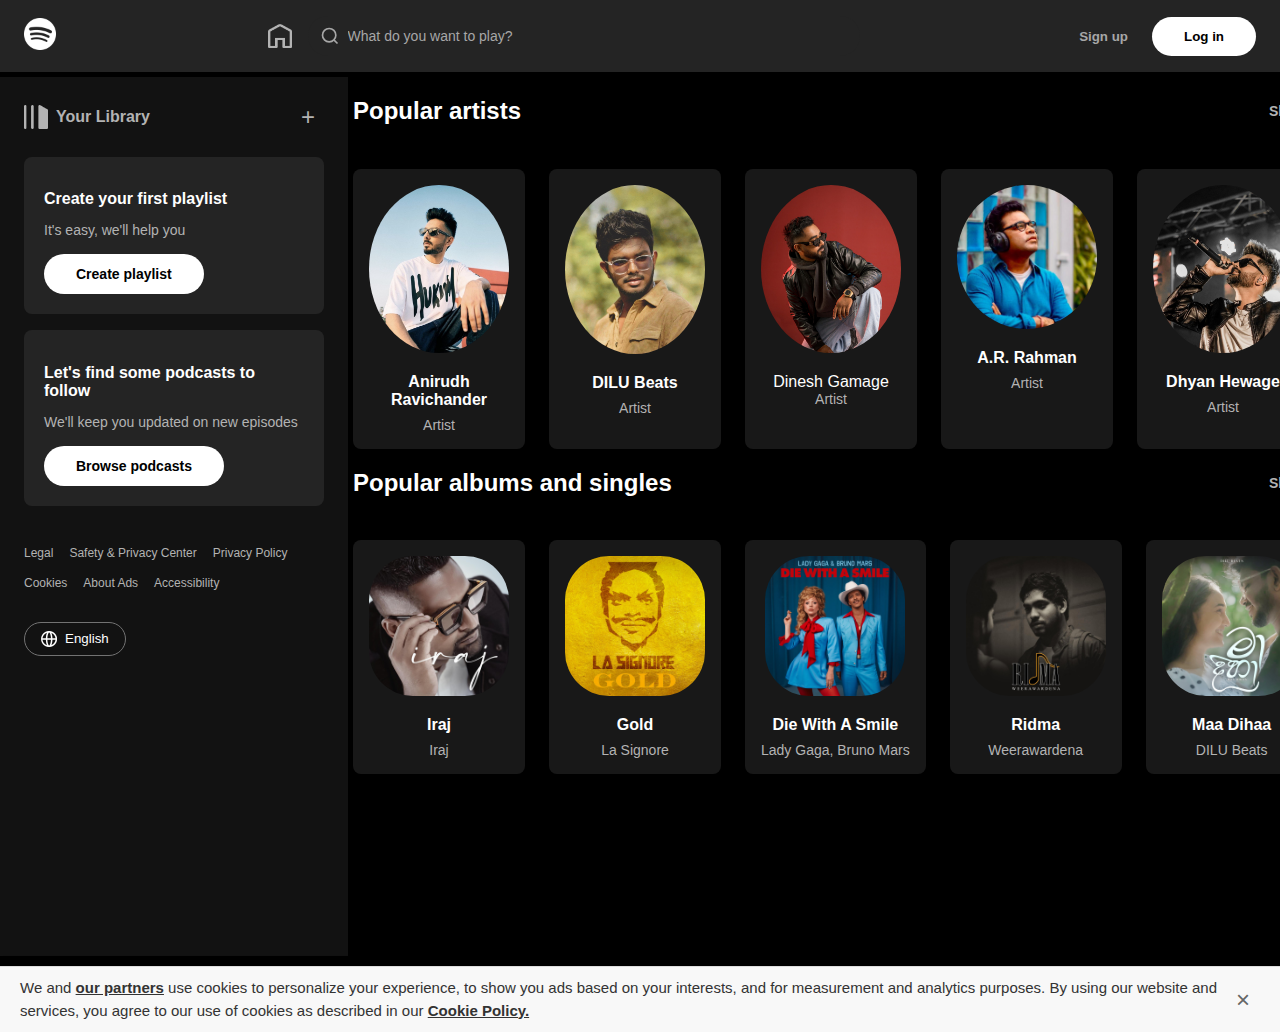
<file: index.html>
<!DOCTYPE html>
<html lang="en">
<head>
    <meta charset="UTF-8">
    <meta name="viewport" content="width=device-width, initial-scale=1.0">
    <meta name="viewport" content="width=device-width, initial-scale=1.0">

    <title>Web-MIHA</title>
    <link rel="stylesheet"  href="index.css">
</head>
<body>
    <div class="box">
        <!-- Navigation Box -->
        <div class="navigation-box">
            <header class="header">
                <!-- Logo -->
                <a href="#">
                    <img src="logo.png" alt="Spotify" class="logo">
                </a>
        
                <!-- Center Section -->
                <div class="center-section">
            
                        <button class="home-button">
                            <img src="home.png" alt="Home" class="home-icon">
                        </button>
                   
                    <div class="search-container">
                        <svg class="search-icon" width="20" height="20" viewBox="0 0 24 24" fill="none" stroke="currentColor" stroke-width="2">
                            <circle cx="11" cy="11" r="8"></circle>
                            <line x1="21" y1="21" x2="16.65" y2="16.65"></line>
                        </svg>
                        <input type="search" class="search-input" placeholder="What do you want to play?">
                    </div>
                </div>
        
                <!-- Auth Buttons -->
                 <!-- Auth Buttons -->
                <div class="auth-buttons">
                    <button class="signup-button">Sign up</button>
                    <button class="login-button">Log in</button>
                </div>
            </header>
        </div>

        <!-- Main Container -->
        <div class="main-container">
            <div class="box1">
                <div class="sidebar">
                    <div class="library-header">
                        <div class="library-title">
                            <img class="library-icon" src="library.png" alt="Library Icon">
                            Your Library
                        </div>
                        <button class="add-button">+</button>
                    </div>
            
                    <div class="content-card">
                        <h2 class="card-title">Create your first playlist</h2>
                        <p class="card-description">It's easy, we'll help you</p>
                        <button class="action-button">Create playlist</button>
                    </div>
            
                    <div class="content-card">
                        <h2 class="card-title">Let's find some podcasts to follow</h2>
                        <p class="card-description">We'll keep you updated on new episodes</p>
                        <button class="action-button">Browse podcasts</button>
                    </div>
            
                    <div class="footer">
                        <div class="footer-links">
                            <a href="#" class="footer-link">Legal</a>
                            <a href="#" class="footer-link">Safety & Privacy Center</a>
                            <a href="#" class="footer-link">Privacy Policy</a>
                            <a href="#" class="footer-link">Cookies</a>
                            <a href="#" class="footer-link">About Ads</a>
                            <a href="#" class="footer-link">Accessibility</a>
                        </div>
                        
                        <button class="language-button">
                            <img class="globe-icon" src="globe.png" alt="Globe Icon">
                            English
                        </button>
                    </div>
                </div>
            </div>
            <div class="box2">
                <div class="main-content">
                    <!-- Popular Artists Section -->
                    <div class="section">
                        <div class="section-header">
                            <h2 class="section-title">Popular artists</h2>
                            <a href="#" class="show-all">Show all</a>
                        </div>
                        
                        <div class="grid">
                            <div class="grid1">
                                <div class="artist-card">
                                    <img src="anirudh.jpg" alt="Anirudh Ravichander" class="artist-image">
                                    <div class="item-name">Anirudh Ravichander</div>
                                    <div class="item-type">Artist</div>
                                </div>
                                <div class="artist-card">
                                    <img src="D.jpg" alt="DILU Beats" class="artist-image">
                                    <div class="item-name">DILU Beats</div>
                                    <div class="item-type">Artist</div>
                                </div>
                                <div class="artist-card">
                                    <img src="dinesh gamage.jpg" alt="Dinesh Gamage" class="artist-image">
                                    <div class="i/api/placeholder/200/200tem-name">Dinesh Gamage</div>
                                    <div class="item-type">Artist</div>
                                </div>
                            </div>
                            <div class="grid2">
                                <div class="artist-card">
                                    <img src="ar.jpg" alt="A.R. Rahman" class="artist-image">
                                    <div class="item-name">A.R. Rahman</div>
                                    <div class="item-type">Artist</div>
                                </div>
                             
                                <div class="artist-card">
                                    <img src="dayan.jpg" alt="Dhyan Hewage" class="artist-image">
                                    <div class="item-name">Dhyan Hewage</div>
                                    <div class="item-type">Artist</div>
                                </div>
                                <div class="artist-card">
                                    <img src="yasas.jpg" alt="Yasas Medagedara" class="artist-image">
                                    <div class="item-name">Yasas Medagedara</div>
                                    <div class="item-type">Artist</div>
                                </div>
                            </div>
                            
                        </div>
                    </div>
            
                    <!-- Popular Albums Section -->
                    <div class="section">
                        <div class="section-header">
                            <h2 class="section-title">Popular albums and singles</h2>
                            <a href="#" class="show-all">Show all</a>
                        </div>
                        
                        <div class="grid">
                            <div class="grid1">
                                <div class="artist-card">
                                    <img src="iraj.jpg" alt="Iraj" class="album-image">
                                    <div class="item-name">Iraj</div>
                                    <div class="artists-list">Iraj</div>
                                </div>
                                <div class="artist-card">
                                    <img src="lasignore.jpg" alt="Gold" class="album-image">
                                    <div class="item-name">Gold</div>
                                    <div class="artists-list">La Signore</div>
                                </div>
                                <div class="artist-card">
                                    <img src="diewith.jpg" alt="Die With A Smile" class="album-image">
                                    <div class="item-name">Die With A Smile</div>
                                    <div class="artists-list">Lady Gaga, Bruno Mars</div>
                                </div>
                            </div>
                            <div class="grid2">
                                <div class="artist-card">
                                    <img src="ridma.jpg" alt="Ridma" class="album-image">
                                    <div class="item-name">Ridma</div>
                                    <div class="artists-list">Weerawardena</div>
                                </div>
                                <div class="artist-card">
                                    <img src="maadiha.jpg" alt="Maa Dihaa" class="album-image">
                                    <div class="item-name">Maa Dihaa</div>
                                    <div class="artists-list">DILU Beats</div>
                                </div>
                                <div class="artist-card">
                                    <img src="golden.jpg" alt="GOLDEN" class="album-image">
                                    <div class="item-name">GOLDEN</div>
                                    <div class="artists-list">Jung Kook</div>
                            </div>
                            </div>
                           
                         
                    </div>
                     
                    
                </div>
            </div>
        </div>

        
    </div>
    <!-- Footer Box -->
    <div class="footer-box">
        <footer>
            <div class="cookie-banner">
                <div class="cookie-text">
                    We and <a href="home">our partners</a> use cookies to personalize your experience, to show you ads based on your interests, and for measurement and analytics purposes. By using our website and services, you agree to our use of cookies as described in our <a href="#">Cookie Policy.</a>
                </div>
                <button class="close-button" aria-label="Close cookie banner">&times;</button>
            </div>
        </footer>
    </div>
    </div>
    <div></div>
</body>
</html>
</file>
<file: index.css>
body {
    margin: 0;
    font-family: -apple-system, BlinkMacSystemFont, "Segoe UI", Roboto, "Helvetica Neue", Arial, sans-serif;
    background-color: #000000;
    color: white;
}

.sidebar {
    padding: 24px 24px 0;
    background-color: #121212;
    height: 95vh;
    width: 300px;
}
@media screen and (max-width: 760px) {
    .sidebar {
        width: 300px;

    }
    
}

@media screen and (max-width: 320px) {
    .sidebar {
        width: 100vw;
    }
   
}

@media screen and (max-width: 480px) {
    .sidebar {
        width: 400px;
       padding-bottom: 0px;
       
       margin-bottom: 0px;
    }
       .footer {
        margin-top:8px;
        padding: 0px 0;
        
        margin-bottom: 100px;
    }
    
}



.library-header {
    display: flex;
    align-items: center;
    justify-content: space-between;
    margin-bottom: 24px;
}

.library-title {
    display: flex;
    align-items: center;
    gap: 8px;
    color: #b3b3b3;
    font-size: 16px;
    font-weight: 700;
}

.library-icon {
    width: 24px;
    height: 24px;
}

.add-button {
    width: 32px;
    height: 32px;
    border-radius: 50%;
    background-color: transparent;
    border: none;
    color: #b3b3b3;
    cursor: pointer;
    display: flex;
    align-items: center;
    justify-content: center;
    font-size: 24px;
}

.add-button:hover {
    color: white;
}

.content-card {
    background-color: #242424;
    border-radius: 8px;
    padding: 20px;
    margin-bottom: 16px;
}

.card-title {
    font-size: 16px;
    font-weight: 700;
    margin-bottom: 8px;
}

.card-description {
    font-size: 14px;
    color: #b3b3b3;
    margin-bottom: 16px;
}

.action-button {
    background-color: white;
    color: black;
    border: none;
    border-radius: 500px;
    padding: 12px 32px;
    font-size: 14px;
    font-weight: 700;
    cursor: pointer;
    transition: transform 0.1s ease;
}

.action-button:hover {
    transform: scale(1.04);
}

.footer {
    margin-top:8px;
    padding: 24px 0;
}

.footer-links {
    display: flex;
    flex-wrap: wrap;
    gap: 16px;
    margin-bottom: 32px;
}

.footer-link {
    color: #b3b3b3;
    text-decoration: none;
    font-size: 12px;
}

.footer-link:hover {
    color: white;
    text-decoration: underline;
}

.language-button {
    display: flex;
    align-items: center;
    gap: 8px;
    background-color: transparent;
    border: 1px solid #727272;
    border-radius: 500px;
    padding: 8px 16px;
    color: white;
    cursor: pointer;
}

.language-button:hover {
    border-color: white;
    transform: scale(1.02);
}

.globe-icon {
    width: 16px;
    height: 16px;
}

/*.main-content {
    margin-bottom: 48px;
    width:70%;
    margin-right: 0px;
    padding-right: 0px;
    background-color: blue;
}*/
.section-header {
    display: flex;
    justify-content: space-between;
    align-items: center;
    margin-bottom: 24px;
}

.section-title {
    font-size: 24px;
    font-weight: bold;
    color: white;
}
.section-title:hover{
    text-decoration: underline; 
    cursor: pointer; 
}
.show-all {
    color: #b3b3b3;
    text-decoration: none;
    font-size: 14px;
    font-weight: bold;
    padding-right: 5%;
    margin-right: 0px;
}

.show-all:hover {
    color: white;
}
.artist-card {
    background-color: #181818;
    border-radius: 8px;
    padding: 16px;
    transition: background-color 0.3s ease;
    gap: 20px;
}

.artist-card:hover {
    background-color: #282828;
}
.artist-image {
    width: 140px;
    border-radius: 50%;
    margin-bottom: 16px;
    object-fit: cover;
 
}
.album-image {
    width: 140px;
    aspect-ratio: 1;
    border-radius: 44px;
    margin-bottom: 16px;
    object-fit: cover;
    
}

.item-name {
    font-size: 16px;
    font-weight: bold;
    margin-bottom: 8px;
    color: white;
}

.item-type {
    font-size: 14px;
    color: #b3b3b3;
}

.artists-list {
    font-size: 14px;
    color: #b3b3b3;
    overflow: hidden;
    text-overflow: ellipsis;
    white-space: nowrap;
}

.grid {
    width:100%;
    display: flex;
    flex-direction: row;
    gap: 24px;
    text-align: center;
    overflow: hidden;
    


}

.grid1, .grid2 {
    display: flex;
    flex-direction: row;
    gap: 24px;
}

@media screen and (max-width: 1000px) {
    .grid {
        display: flex;
        flex-direction: row;
        overflow-x: auto;
        padding-bottom: 20px;
        scroll-behavior: smooth;
        -webkit-overflow-scrolling: touch;
    }

    .grid1, .grid2 {
        flex: 0 0 auto;
        display: flex;
        flex-direction: row;
        gap: 20px;
    }

    .artist-card {
        flex: 0 0 auto;
        min-width: 190px;
    }

    /* Hide scrollbar for Chrome/Safari */
    .grid::-webkit-scrollbar {
        display: none;
    }
    
    /* Hide scrollbar for IE/Edge/Firefox */
    .grid {
        -ms-overflow-style: none;
        scrollbar-width: none;
    }
}

@media screen and (max-width: 600px) {
    .grid {
        flex-direction: column;
        overflow-x: auto;
        width:400px;
  
    }

    .grid1, .grid2 {
        display: flex;
        flex-direction: row;
        overflow-x: auto;
        padding-bottom: 20px;
        
    }
    
    .artist-card {
        min-width: 150px;
    }
}
.box {
    display: flex;
    flex-direction: column;
    min-height: 100vh;
}

/*.navigation-box {
    background-color: #3498db;
    height: 50px;
    width: 100%;
}*/

.main-container{
    display: flex;
    flex-direction: row;
    gap: 5px;
    padding: 0px;

}
.box2{
    
    width:80%;
}

/* .box1 { 
    flex: 1;
    height: 100vh;
    width: 1000px;
    transition: all 0.3s ease;
    background-color: #727272;
}*/

/*.box2 {
    background-color: #4b2ecc;
    width:60%;
    height: 100px;
    transition: all 0.3s ease;
    margin-left: 0%;
    padding-left: 0%;
}*/
.cookie-banner {
    
    height: 25px;
    background-color: #f8f8f8;
    margin-top: 10px;
    padding:  20px;
    display: flex;
    justify-content: space-between;
    align-items: center;
    border-top: 1px solid #ddd;
    box-shadow: 0 -2px 10px rgba(0, 0, 0, 0.1);
}

.cookie-text {
    flex-grow: 1;
    font-size: 15px;
    line-height: 1.5;
    color: #333;
    margin-right: 0px;
}

.cookie-text a {
    color: #333;
    text-decoration: underline;
    font-weight: bold;
}

.close-button {
    background: none;
    border: none;
    font-size: 24px;
    color: #666;
    cursor: pointer;
    padding: 0 10px;
}

@media screen and (max-width:1000px) {
    .cookie-banner {
        height: auto;
        flex-direction: column;
        text-align: center;
        padding: 12px 15px;
        
    }

    .cookie-text {
        margin-right: 0;
        margin-bottom: 10px;
    }
}
    

/*.footer-box {
    display: flex;
    flex-direction:column;
    background-color: #3ce76a;
    height: 50px;
    width: 100%;
}*/

@media screen and (max-width: 800px) {
    .main-container {
        flex-direction: column;
    }

    .box1, .box2 {
        width: 100%;
        margin-bottom: 10px;
        height: auto; /* Changed from fixed height */
    }

    .box1 {
        min-height: 200px; /* Ensure some visibility */
    }
}


body {
    font-family: -apple-system, BlinkMacSystemFont, "Segoe UI", Roboto, Oxygen, Ubuntu, Cantarell, "Open Sans", "Helvetica Neue", sans-serif;
}

.header {
    background-color: #242424;
    padding: 16px 24px;
    display: flex;
    align-items: center;
    justify-content: space-between;
    margin-bottom:5px;
}

.logo {
    width: 32px;
    height: 32px;
}

.center-section {
    display: flex;
    align-items: center;
    gap: 8px;
    flex: 1;
    max-width: 600px;
    margin: 0 32px;
}
.home-button {
    background: transparent;
    border: none;
    color: white;
    cursor: pointer;
    padding: 8px;
    display: flex;
    align-items: center;
    justify-content: center;
}

.home-button:hover {
    transform: scale(1.05);
}

.home-icon {
    width: 24px;
    height: 24px;
}


.search-container {
    position: relative;
    flex: 1;
}

.search-icon {
    position: absolute;
    left: 12px;
    top: 50%;
    transform: translateY(-50%);
    color: #a7a7a7;
}

.search-input {
    width: 100%;
    background-color: #242424;
    border: none;
    border-radius: 50px;
    padding: 12px 16px 12px 40px;
    color: white;
    font-size: 14px;
}

.search-input::placeholder {
    color: #a7a7a7;
}

.search-input:focus {
    outline: 2px solid white;
}

.auth-buttons {
    display: flex;
    align-items: center;
    gap: 8px;
}

.signup-button {
    background: transparent;
    border: none;
    color: #a7a7a7;
    font-weight: bold;
    padding: 8px 16px;
    cursor: pointer;
}

.signup-button:hover {
    color: white;
    transform: scale(1.05);
}

.login-button {
    background-color: white;
    border: none;
    border-radius: 50px;
    color: black;
    font-weight: bold;
    padding: 12px 32px;
    cursor: pointer;
}

.login-button:hover {
    transform: scale(1.05);
}
</file>
